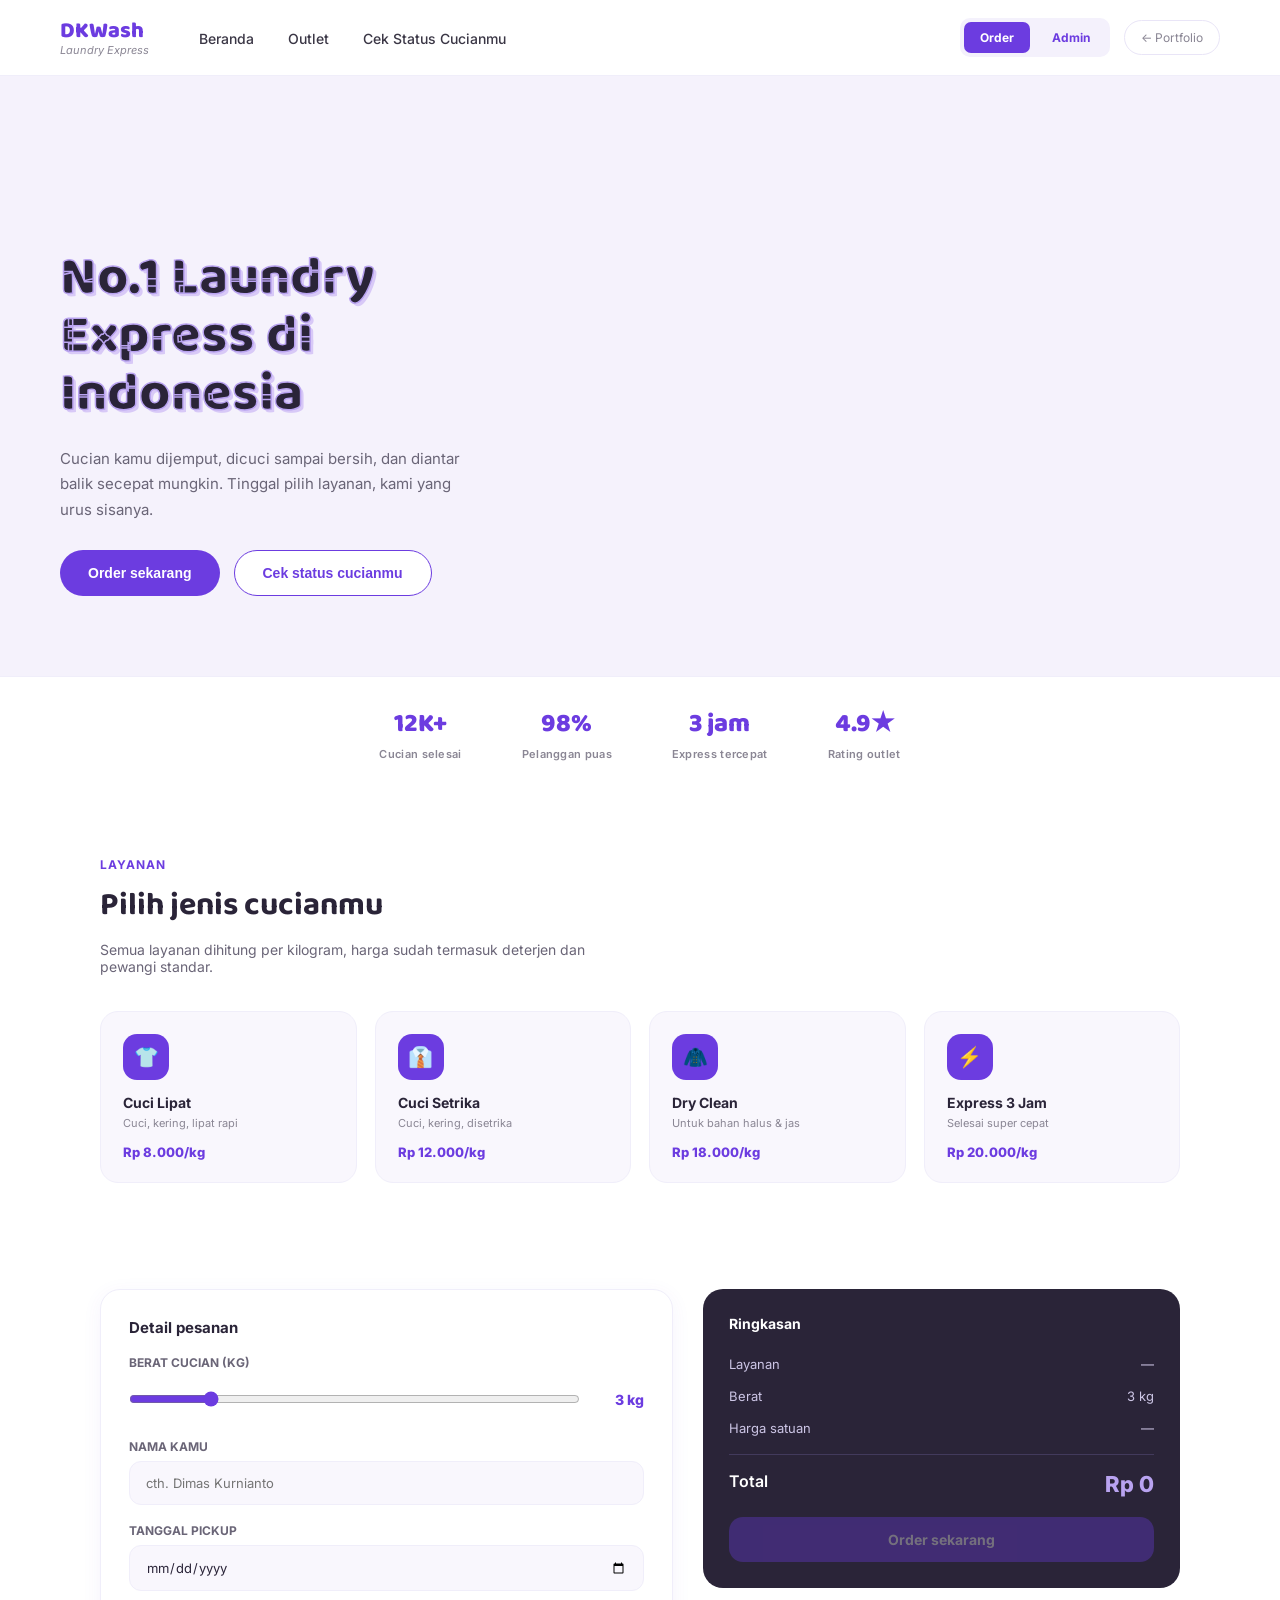
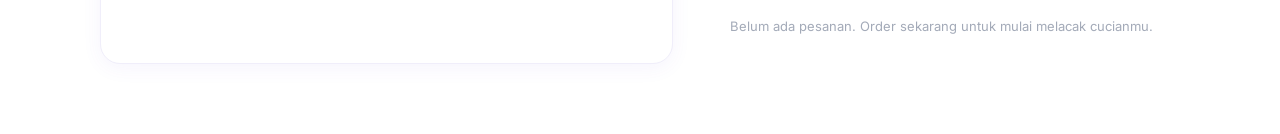
<file: laundry.html>
<!DOCTYPE html>
<html lang="en">
<head>
<meta charset="UTF-8" />
<meta name="viewport" content="width=device-width, initial-scale=1.0"/>
<title>DKWash | Laundry Express</title>
<link href="https://fonts.googleapis.com/css2?family=Baloo+2:wght@600;700;800&family=Inter:wght@400;500;600;700&display=swap" rel="stylesheet"/>
<style>
* { margin:0; padding:0; box-sizing:border-box; }

body {
  background:#fff;
  color:#1a1d24;
  font-family:'Inter',sans-serif;
  min-height:100vh;
}
a { text-decoration:none; color:inherit; }

.navbar {
  position:sticky; top:0; left:0; width:100%; padding:18px 60px;
  display:flex; justify-content:space-between; align-items:center;
  background:#ffffff; border-bottom:1px solid #f0eefa; z-index:1000;
}
.nav-left { display:flex; align-items:center; gap:50px; }
.logo-block { line-height:1.1; }
.logo { font-family:'Baloo 2',sans-serif; font-weight:800; font-size:22px; color:#6c3ce0; }
.logo-sub { font-size:11px; color:#8a8694; font-style:italic; }

.nav-links { display:flex; gap:34px; list-style:none; }
.nav-links a { font-size:14px; color:#3a3645; font-weight:500; transition:.2s; }
.nav-links a:hover { color:#6c3ce0; }

.nav-right { display:flex; align-items:center; gap:14px; }
.view-toggle { display:flex; gap:6px; background:#f4f1fc; padding:4px; border-radius:10px; }
.view-toggle button {
  background:transparent; border:none; color:#6c3ce0; padding:8px 16px; border-radius:7px;
  font-family:'Inter',sans-serif; font-size:12px; font-weight:700; cursor:pointer; transition:.2s;
}
.view-toggle button.active { background:#6c3ce0; color:white; }

.reserve-btn {
  background:#6c3ce0; color:white; padding:11px 22px; border-radius:30px;
  font-size:13px; font-weight:700; display:flex; align-items:center; gap:8px;
  transition:.2s; border:none; cursor:pointer;
}
.reserve-btn:hover { background:#5a2fc7; }

.back-link { font-size:12px; color:#8a8694; padding:9px 16px; border:1px solid #e9e5f7; border-radius:30px; transition:.2s; }
.back-link:hover { color:#6c3ce0; border-color:#6c3ce0; }

/* PAGE WRAPPER */
.page { display:none; }
.page.active { display:block; animation:fadeUp .4s ease; }
@keyframes fadeUp { from{opacity:0; transform:translateY(8px);} to{opacity:1; transform:translateY(0);} }

/* HERO */
.hero {
  background:#f5f2fc;
  padding:70px 60px 0;
  display:flex; align-items:flex-end; justify-content:space-between;
  min-height:600px; gap:30px; overflow:hidden; position:relative;
}
.hero-text { max-width:540px; padding-bottom:80px; }
.hero-title {
  font-family:'Baloo 2',sans-serif; font-weight:800; font-size:54px; line-height:1.08;
  color:#2a2438;
  -webkit-text-stroke: 1.5px #b9a3f0;
  text-shadow: 3px 3px 0 #d8c9f7;
}
.hero-desc { font-size:15px; color:#6a6577; margin-top:22px; line-height:1.7; max-width:420px; }
.hero-cta { margin-top:28px; display:flex; gap:14px; }
.btn-primary {
  background:#6c3ce0; color:white; padding:14px 28px; border-radius:30px;
  font-size:14px; font-weight:700; border:none; cursor:pointer; transition:.2s;
}
.btn-primary:hover { background:#5a2fc7; transform:translateY(-2px); }
.btn-secondary {
  background:white; color:#6c3ce0; padding:14px 28px; border-radius:30px;
  font-size:14px; font-weight:700; border:1.5px solid #6c3ce0; cursor:pointer; transition:.2s;
}
.btn-secondary:hover { background:#f4f1fc; }

.hero-visual { position:relative; width:480px; flex-shrink:0; align-self:flex-end; }

.floating-badge {
  position:absolute; background:white; border-radius:16px; padding:12px 18px;
  display:flex; align-items:center; gap:12px; box-shadow:0 8px 24px rgba(108,60,224,.12);
  font-size:13px; font-weight:700; color:#2a2438; animation:float 3.5s ease-in-out infinite;
}
.badge-icon { width:38px; height:38px; border-radius:50%; background:#6c3ce0; display:flex; align-items:center; justify-content:center; flex-shrink:0; }
.badge-1 { top:30px; left:-10px; animation-delay:0s; }
.badge-2 { top:140px; left:60px; animation-delay:.5s; }
.badge-3 { top:250px; left:-20px; animation-delay:1s; }
@keyframes float { 0%,100%{transform:translateY(0);} 50%{transform:translateY(-10px);} }

/* STATS STRIP */
.stats-strip {
  background:white; display:flex; justify-content:center; gap:60px;
  padding:26px 40px; border-top:1px solid #f0eefa; flex-wrap:wrap;
}
.stat-item { text-align:center; }
.stat-num { font-family:'Baloo 2',sans-serif; font-weight:800; font-size:26px; color:#6c3ce0; }
.stat-lbl { font-size:11px; color:#8a8694; margin-top:2px; font-weight:600; letter-spacing:0.3px; }

/* SECTION */
.section { padding:70px 60px; max-width:1200px; margin:0 auto; }
.section-eyebrow { font-size:12px; font-weight:700; color:#6c3ce0; letter-spacing:1px; text-transform:uppercase; }
.section-title { font-family:'Baloo 2',sans-serif; font-weight:700; font-size:32px; color:#2a2438; margin-top:8px; }
.section-desc { font-size:14px; color:#6a6577; margin-top:10px; max-width:520px; }

/* SERVICE GRID */
.service-grid { display:grid; grid-template-columns:repeat(4,1fr); gap:18px; margin-top:36px; }
.service-card {
  background:#f9f7fd; border:1.5px solid #f0eefa; border-radius:18px; padding:22px;
  cursor:pointer; transition:.2s;
}
.service-card:hover { border-color:#cdbaf2; transform:translateY(-3px); }
.service-card.selected { border-color:#6c3ce0; background:#f4f1fc; box-shadow:0 6px 18px rgba(108,60,224,.12); }
.service-icon-circle { width:46px; height:46px; border-radius:14px; background:#6c3ce0; display:flex; align-items:center; justify-content:center; color:white; font-size:20px; margin-bottom:14px; }
.service-name { font-weight:700; font-size:14px; color:#2a2438; }
.service-desc-sm { font-size:11px; color:#8a8694; margin-top:5px; }
.service-price { font-size:13px; color:#6c3ce0; margin-top:14px; font-weight:800; }

/* ORDER FORM SECTION */
.order-grid { display:grid; grid-template-columns:1.2fr 1fr; gap:30px; margin-top:36px; }
.order-card { background:white; border:1.5px solid #f0eefa; border-radius:20px; padding:28px; box-shadow:0 4px 20px rgba(108,60,224,.06); }
.field { margin-top:18px; }
.field:first-child { margin-top:0; }
.field label { font-size:12px; color:#6a6577; font-weight:700; display:block; margin-bottom:7px; }
.field input, .field select {
  width:100%; background:#f9f7fd; border:1.5px solid #f0eefa; color:#2a2438;
  padding:13px 16px; border-radius:12px; font-family:'Inter',sans-serif; font-size:13px; outline:none;
}
.field input:focus { border-color:#6c3ce0; background:white; }
.weight-row { display:flex; align-items:center; gap:14px; }
.weight-row input[type=range] { flex:1; accent-color:#6c3ce0; }
.weight-val { font-size:14px; color:#6c3ce0; font-weight:800; min-width:50px; text-align:right; }

.summary-card { background:#2a2438; border-radius:20px; padding:26px; color:white; }
.summary-card .card-title { color:white; font-size:14px; font-weight:700; margin-bottom:16px; }
.summary-row { display:flex; justify-content:space-between; font-size:13px; color:#cdc6e6; padding:8px 0; }
.summary-total { display:flex; justify-content:space-between; margin-top:10px; padding-top:16px; border-top:1px solid #423a5c; }
.summary-total span:first-child { font-weight:600; color:white; }
.summary-total span:last-child { color:#b9a3f0; font-weight:800; font-size:22px; }
.submit-btn {
  width:100%; margin-top:20px; padding:14px; background:#6c3ce0; color:white; border:none;
  border-radius:14px; font-family:'Inter',sans-serif; font-weight:700; font-size:14px; cursor:pointer; transition:.2s;
}
.submit-btn:hover { background:#7d4cf0; }
.submit-btn:disabled { opacity:.35; cursor:not-allowed; }

.status-empty { text-align:center; color:#a3aab8; font-size:13px; padding:30px 10px; }
.order-track { border:1.5px solid #f0eefa; border-radius:14px; padding:16px; margin-top:14px; background:#f9f7fd; }
.order-track-top { display:flex; justify-content:space-between; align-items:center; }
.order-id { font-size:11px; color:#a3aab8; }
.order-track-service { font-size:13px; font-weight:700; margin-top:4px; color:#2a2438; }
.badge-status { font-size:10px; padding:5px 10px; border-radius:20px; font-weight:700; }
.badge-status.received { background:#e9e3fb; color:#6c3ce0; }
.badge-status.washing { background:#fdf1de; color:#c98a14; }
.badge-status.ready { background:#e3f9ec; color:#1f9d55; }
.badge-status.done { background:#eceef2; color:#767e8c; }
.progress-track { height:5px; background:#ece6fa; border-radius:4px; margin-top:12px; overflow:hidden; }
.progress-fill { height:100%; background:#6c3ce0; border-radius:4px; transition:width .4s ease; }

/* ADMIN */
.admin-section { padding:50px 60px; max-width:1200px; margin:0 auto; }
.stat-grid { display:grid; grid-template-columns:repeat(4,1fr); gap:16px; margin-top:28px; }
.stat-card { background:#f9f7fd; border:1.5px solid #f0eefa; border-radius:16px; padding:20px; }
.stat-label { font-size:11px; color:#8a8694; font-weight:700; }
.stat-value { font-family:'Baloo 2',sans-serif; font-size:28px; font-weight:800; color:#2a2438; margin-top:8px; }
.stat-value.purple { color:#6c3ce0; }

.admin-table-wrap { margin-top:28px; background:white; border:1.5px solid #f0eefa; border-radius:18px; padding:6px; overflow-x:auto; }
table { width:100%; border-collapse:collapse; min-width:680px; }
th { text-align:left; font-size:11px; color:#8a8694; font-weight:700; padding:14px 16px; border-bottom:1px solid #f4f1fc; }
td { padding:14px 16px; font-size:13px; border-bottom:1px solid #f4f1fc; color:#2a2438; }
tr:last-child td { border-bottom:none; }
tr:hover td { background:#f9f7fd; }
.status-select { background:#f9f7fd; border:1.5px solid #f0eefa; color:#2a2438; padding:6px 10px; border-radius:8px; font-size:12px; outline:none; cursor:pointer; font-weight:600; }
.admin-empty { text-align:center; color:#a3aab8; padding:50px; font-size:13px; }

@media (max-width:1000px){
  .nav-links, .nav-left { gap:20px; }
  .nav-links { display:none; }
  .navbar { padding:14px 20px; }
  .hero { flex-direction:column; padding:40px 24px 0; align-items:center; text-align:center; }
  .hero-text { padding-bottom:30px; max-width:100%; }
  .hero-title { font-size:34px; }
  .hero-visual { width:100%; max-width:320px; height:220px; }
  .floating-badge { position:static; margin-bottom:10px; animation:none; }
  .hero-cta { justify-content:center; flex-wrap:wrap; }
  .stats-strip { gap:30px; padding:20px; }
  .section, .admin-section { padding:50px 24px; }
  .service-grid { grid-template-columns:repeat(2,1fr); }
  .order-grid { grid-template-columns:1fr; }
  .stat-grid { grid-template-columns:repeat(2,1fr); }
}
</style>
</head>
<body>

<nav class="navbar">
  <div class="nav-left">
    <div class="logo-block">
      <div class="logo">DKWash</div>
      <div class="logo-sub">Laundry Express</div>
    </div>
    <ul class="nav-links">
      <li><a href="#home" onclick="switchView('customer');return false;">Beranda</a></li>
      <li><a href="#" onclick="return false;">Outlet</a></li>
      <li><a href="#" onclick="switchView('admin');return false;">Cek Status Cucianmu</a></li>
    </ul>
  </div>
  <div class="nav-right">
    <div class="view-toggle">
      <button id="btnCustomer" class="active" onclick="switchView('customer')">Order</button>
      <button id="btnAdmin" onclick="switchView('admin')">Admin</button>
    </div>
    <a href="index.html" class="back-link">← Portfolio</a>
  </div>
</nav>

<section id="customerPage" class="page active">

  <div class="hero" id="home">
    <div class="hero-text">
      <div class="hero-title">No.1 Laundry<br>Express di<br>Indonesia</div>
      <div class="hero-desc">Cucian kamu dijemput, dicuci sampai bersih, dan diantar balik secepat mungkin. Tinggal pilih layanan, kami yang urus sisanya.</div>
      <div class="hero-cta">
        <button class="btn-primary" onclick="document.getElementById('orderSection').scrollIntoView({behavior:'smooth'})">Order sekarang</button>
        <button class="btn-secondary" onclick="switchView('admin')">Cek status cucianmu</button>
      </div>
    </div>
    <div class="hero-visual">
      <div class="floating-badge badge-1">
        <div class="badge-icon">⏱</div>
        Pickup dalam 30 menit
      </div>
      <div class="floating-badge badge-2">
        <div class="badge-icon">💰</div>
        Mulai dari Rp 8.000
      </div>
      <div class="floating-badge badge-3">
        <div class="badge-icon">⚡</div>
        Express 3 jam selesai
      </div>
    </div>
  </div>

  <div class="stats-strip">
    <div class="stat-item"><div class="stat-num">12K+</div><div class="stat-lbl">Cucian selesai</div></div>
    <div class="stat-item"><div class="stat-num">98%</div><div class="stat-lbl">Pelanggan puas</div></div>
    <div class="stat-item"><div class="stat-num">3 jam</div><div class="stat-lbl">Express tercepat</div></div>
    <div class="stat-item"><div class="stat-num">4.9★</div><div class="stat-lbl">Rating outlet</div></div>
  </div>

  <div class="section" id="orderSection">
    <div class="section-eyebrow">Layanan</div>
    <div class="section-title">Pilih jenis cucianmu</div>
    <div class="section-desc">Semua layanan dihitung per kilogram, harga sudah termasuk deterjen dan pewangi standar.</div>
    <div class="service-grid" id="serviceGrid"></div>
  </div>

  <div class="section" style="padding-top:0;">
    <div class="order-grid">
      <div class="order-card">
        <div class="card-title" style="font-weight:700;font-size:15px;color:#2a2438;margin-bottom:18px;">Detail pesanan</div>

        <div class="field">
          <label>BERAT CUCIAN (KG)</label>
          <div class="weight-row">
            <input type="range" id="weightSlider" min="1" max="15" value="3" oninput="updateWeight()"/>
            <div class="weight-val" id="weightVal">3 kg</div>
          </div>
        </div>

        <div class="field">
          <label>NAMA KAMU</label>
          <input type="text" id="custName" placeholder="cth. Dimas Kurnianto"/>
        </div>

        <div class="field">
          <label>TANGGAL PICKUP</label>
          <input type="date" id="pickupDate"/>
        </div>
      </div>

      <div>
        <div class="summary-card">
          <div class="card-title">Ringkasan</div>
          <div class="summary-row"><span>Layanan</span><span id="sumService">—</span></div>
          <div class="summary-row"><span>Berat</span><span id="sumWeight">3 kg</span></div>
          <div class="summary-row"><span>Harga satuan</span><span id="sumRate">—</span></div>
          <div class="summary-total"><span>Total</span><span id="sumTotal">Rp 0</span></div>
          <button class="submit-btn" id="orderBtn" onclick="placeOrder()" disabled>Order sekarang</button>
        </div>

        <div id="customerOrdersWrap">
          <div class="status-empty">Belum ada pesanan. Order sekarang untuk mulai melacak cucianmu.</div>
        </div>
      </div>
    </div>
  </div>

</section>

<section id="adminPage" class="page">
  <div class="admin-section">
    <div class="section-eyebrow">Dashboard</div>
    <div class="section-title">Status semua cucian</div>
    <div class="section-desc">Pantau setiap pesanan yang masuk, dari diterima sampai diambil pelanggan.</div>

    <div class="stat-grid">
      <div class="stat-card"><div class="stat-label">TOTAL PESANAN</div><div class="stat-value" id="statTotal">0</div></div>
      <div class="stat-card"><div class="stat-label">SEDANG DICUCI</div><div class="stat-value purple" id="statProgress">0</div></div>
      <div class="stat-card"><div class="stat-label">SIAP DIAMBIL</div><div class="stat-value" id="statReady">0</div></div>
      <div class="stat-card"><div class="stat-label">PENDAPATAN HARI INI</div><div class="stat-value purple" id="statRevenue">Rp 0</div></div>
    </div>

    <div class="admin-table-wrap">
      <table>
        <thead><tr><th>ID PESANAN</th><th>NAMA</th><th>LAYANAN</th><th>BERAT</th><th>TOTAL</th><th>PICKUP</th><th>STATUS</th></tr></thead>
        <tbody id="adminTableBody"></tbody>
      </table>
      <div id="adminEmpty" class="admin-empty">Belum ada pesanan masuk.</div>
    </div>
  </div>
</section>

<script>
const SERVICES = [
  { id:'wash', name:'Cuci Lipat', desc:'Cuci, kering, lipat rapi', rate:8000, icon:'👕' },
  { id:'iron', name:'Cuci Setrika', desc:'Cuci, kering, disetrika', rate:12000, icon:'👔' },
  { id:'dry', name:'Dry Clean', desc:'Untuk bahan halus & jas', rate:18000, icon:'🧥' },
  { id:'express', name:'Express 3 Jam', desc:'Selesai super cepat', rate:20000, icon:'⚡' },
];

const STAGES = ['received','washing','ready','done'];
const STAGE_LABEL = { received:'Diterima', washing:'Dicuci', ready:'Siap diambil', done:'Selesai' };

let orders = [];
let selectedService = null;
let orderCounter = 1;

function switchView(view){
  document.getElementById('customerPage').classList.toggle('active', view==='customer');
  document.getElementById('adminPage').classList.toggle('active', view==='admin');
  document.getElementById('btnCustomer').classList.toggle('active', view==='customer');
  document.getElementById('btnAdmin').classList.toggle('active', view==='admin');
  window.scrollTo({top:0,behavior:'smooth'});
  if(view==='admin') renderAdmin();
}

function renderServices(){
  const grid = document.getElementById('serviceGrid');
  grid.innerHTML = SERVICES.map(s => `
    <div class="service-card" data-id="${s.id}" onclick="selectService('${s.id}')">
      <div class="service-icon-circle">${s.icon}</div>
      <div class="service-name">${s.name}</div>
      <div class="service-desc-sm">${s.desc}</div>
      <div class="service-price">Rp ${s.rate.toLocaleString('id-ID')}/kg</div>
    </div>
  `).join('');
}

function selectService(id){
  selectedService = SERVICES.find(s => s.id === id);
  document.querySelectorAll('.service-card').forEach(el => {
    el.classList.toggle('selected', el.dataset.id === id);
  });
  updateSummary();
}

function updateWeight(){
  const w = document.getElementById('weightSlider').value;
  document.getElementById('weightVal').textContent = w + ' kg';
  updateSummary();
}

function updateSummary(){
  const weight = Number(document.getElementById('weightSlider').value);
  document.getElementById('sumWeight').textContent = weight + ' kg';
  if(selectedService){
    document.getElementById('sumService').textContent = selectedService.name;
    document.getElementById('sumRate').textContent = `Rp ${selectedService.rate.toLocaleString('id-ID')}/kg`;
    document.getElementById('sumTotal').textContent = `Rp ${(selectedService.rate*weight).toLocaleString('id-ID')}`;
  } else {
    document.getElementById('sumService').textContent = '—';
    document.getElementById('sumRate').textContent = '—';
    document.getElementById('sumTotal').textContent = 'Rp 0';
  }
  validateForm();
}

function validateForm(){
  const name = document.getElementById('custName').value.trim();
  const date = document.getElementById('pickupDate').value;
  document.getElementById('orderBtn').disabled = !(selectedService && name && date);
}

document.getElementById('custName').addEventListener('input', validateForm);
document.getElementById('pickupDate').addEventListener('change', validateForm);

function placeOrder(){
  const weight = Number(document.getElementById('weightSlider').value);
  const name = document.getElementById('custName').value.trim();
  const date = document.getElementById('pickupDate').value;
  const total = selectedService.rate * weight;

  orders.push({ id:'DKW-'+String(orderCounter++).padStart(3,'0'), name, service:selectedService.name, weight, total, date, stageIndex:0 });

  renderCustomerOrders();
  renderAdmin();

  document.getElementById('custName').value = '';
  document.getElementById('pickupDate').value = '';
  selectedService = null;
  document.querySelectorAll('.service-card').forEach(el => el.classList.remove('selected'));
  document.getElementById('weightSlider').value = 3;
  updateWeight();
}

function renderCustomerOrders(){
  const wrap = document.getElementById('customerOrdersWrap');
  if(orders.length === 0){
    wrap.innerHTML = '<div class="status-empty">Belum ada pesanan. Order sekarang untuk mulai melacak cucianmu.</div>';
    return;
  }
  wrap.innerHTML = orders.slice().reverse().map(o => {
    const stage = STAGES[o.stageIndex];
    const pct = ((o.stageIndex+1)/STAGES.length)*100;
    return `
      <div class="order-track">
        <div class="order-track-top">
          <div><div class="order-id">${o.id} · ${o.name}</div><div class="order-track-service">${o.service} · ${o.weight}kg</div></div>
          <span class="badge-status ${stage}">${STAGE_LABEL[stage]}</span>
        </div>
        <div class="progress-track"><div class="progress-fill" style="width:${pct}%"></div></div>
      </div>`;
  }).join('');
}

function renderAdmin(){
  const tbody = document.getElementById('adminTableBody');
  const emptyMsg = document.getElementById('adminEmpty');

  document.getElementById('statTotal').textContent = orders.length;
  document.getElementById('statProgress').textContent = orders.filter(o => o.stageIndex===1).length;
  document.getElementById('statReady').textContent = orders.filter(o => o.stageIndex===2).length;
  document.getElementById('statRevenue').textContent = 'Rp ' + orders.reduce((s,o)=>s+o.total,0).toLocaleString('id-ID');

  if(orders.length === 0){ tbody.innerHTML=''; emptyMsg.style.display='block'; return; }
  emptyMsg.style.display = 'none';

  tbody.innerHTML = orders.slice().reverse().map(o => `
    <tr>
      <td>${o.id}</td><td>${o.name}</td><td>${o.service}</td><td>${o.weight} kg</td>
      <td>Rp ${o.total.toLocaleString('id-ID')}</td><td>${o.date}</td>
      <td><select class="status-select" onchange="updateStage('${o.id}', this.selectedIndex)">
        ${STAGES.map((s,i) => `<option value="${i}" ${i===o.stageIndex?'selected':''}>${STAGE_LABEL[s]}</option>`).join('')}
      </select></td>
    </tr>`).join('');
}

function updateStage(id, index){
  const order = orders.find(o => o.id === id);
  if(order){ order.stageIndex = index; renderCustomerOrders(); renderAdmin(); }
}

renderServices();
const todayInput = document.getElementById('pickupDate');
todayInput.min = new Date().toISOString().split('T')[0];
</script>

</body>
</html>
</file>
